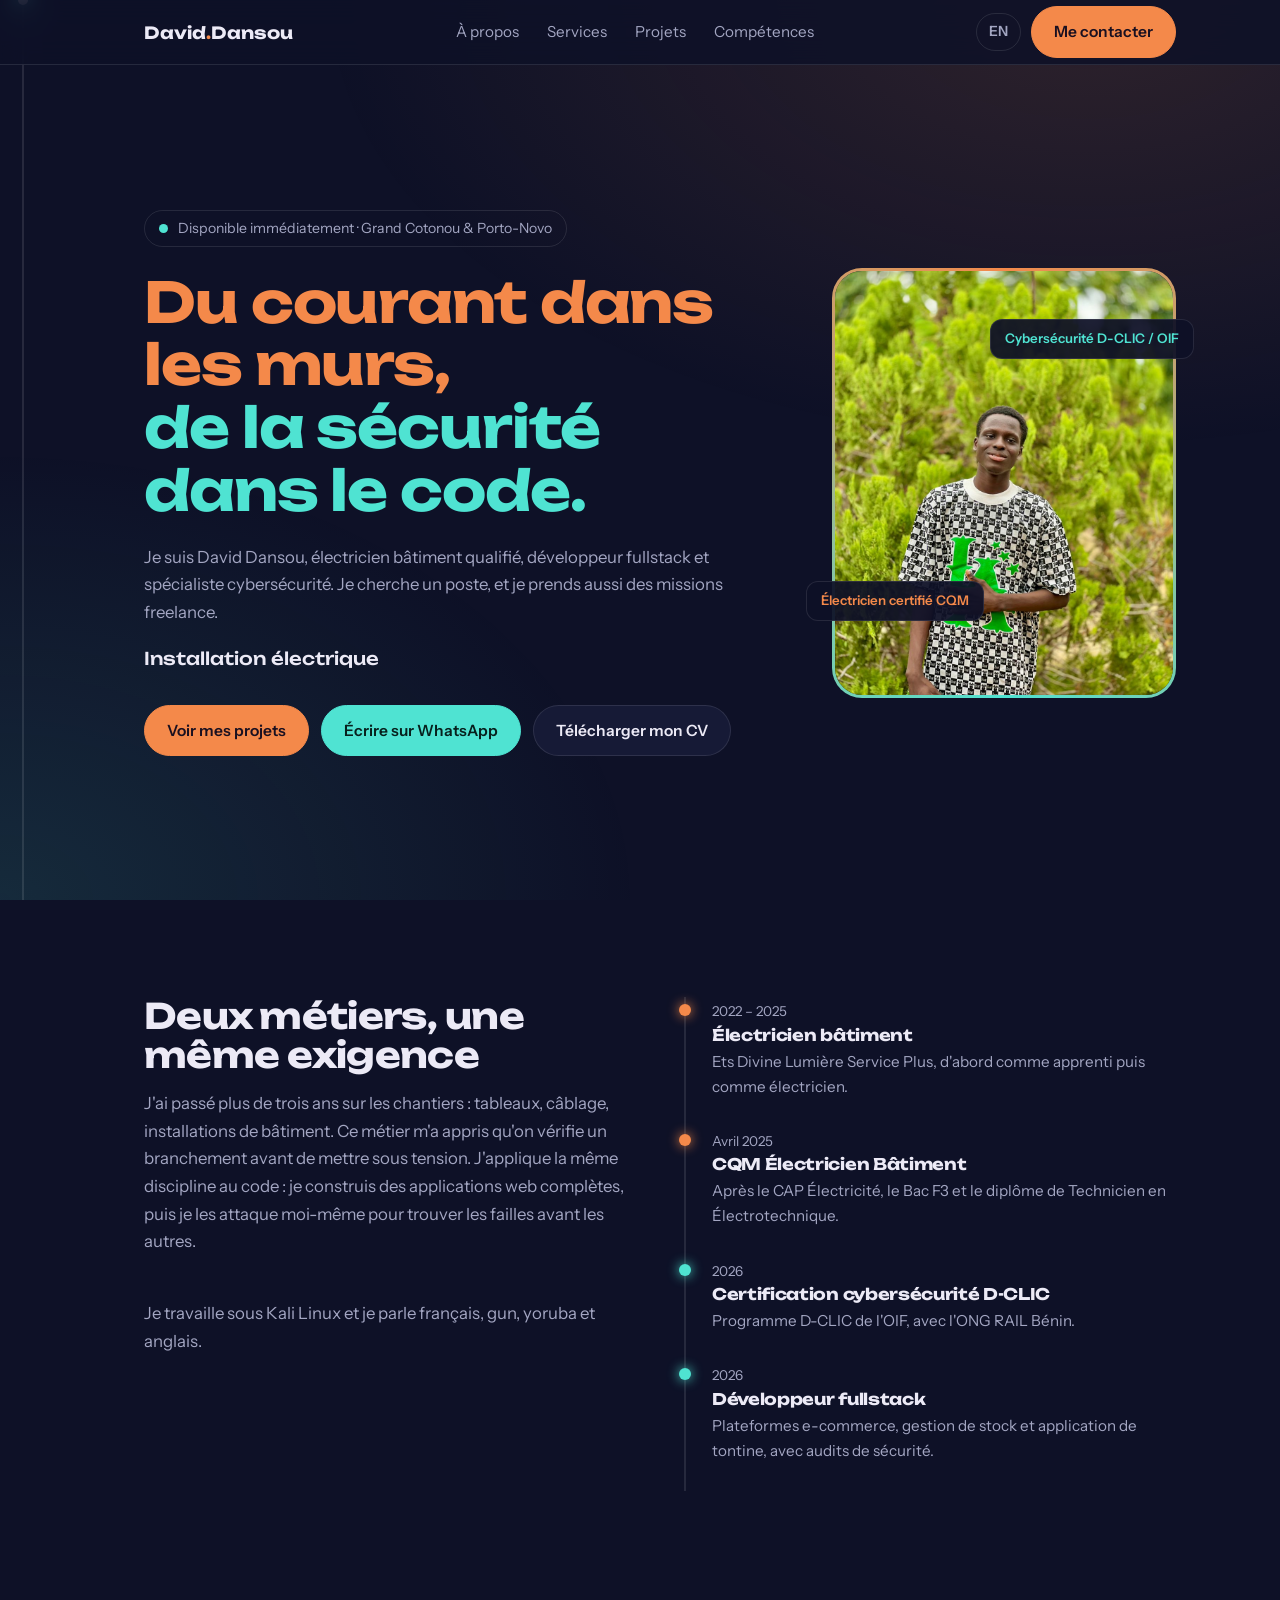
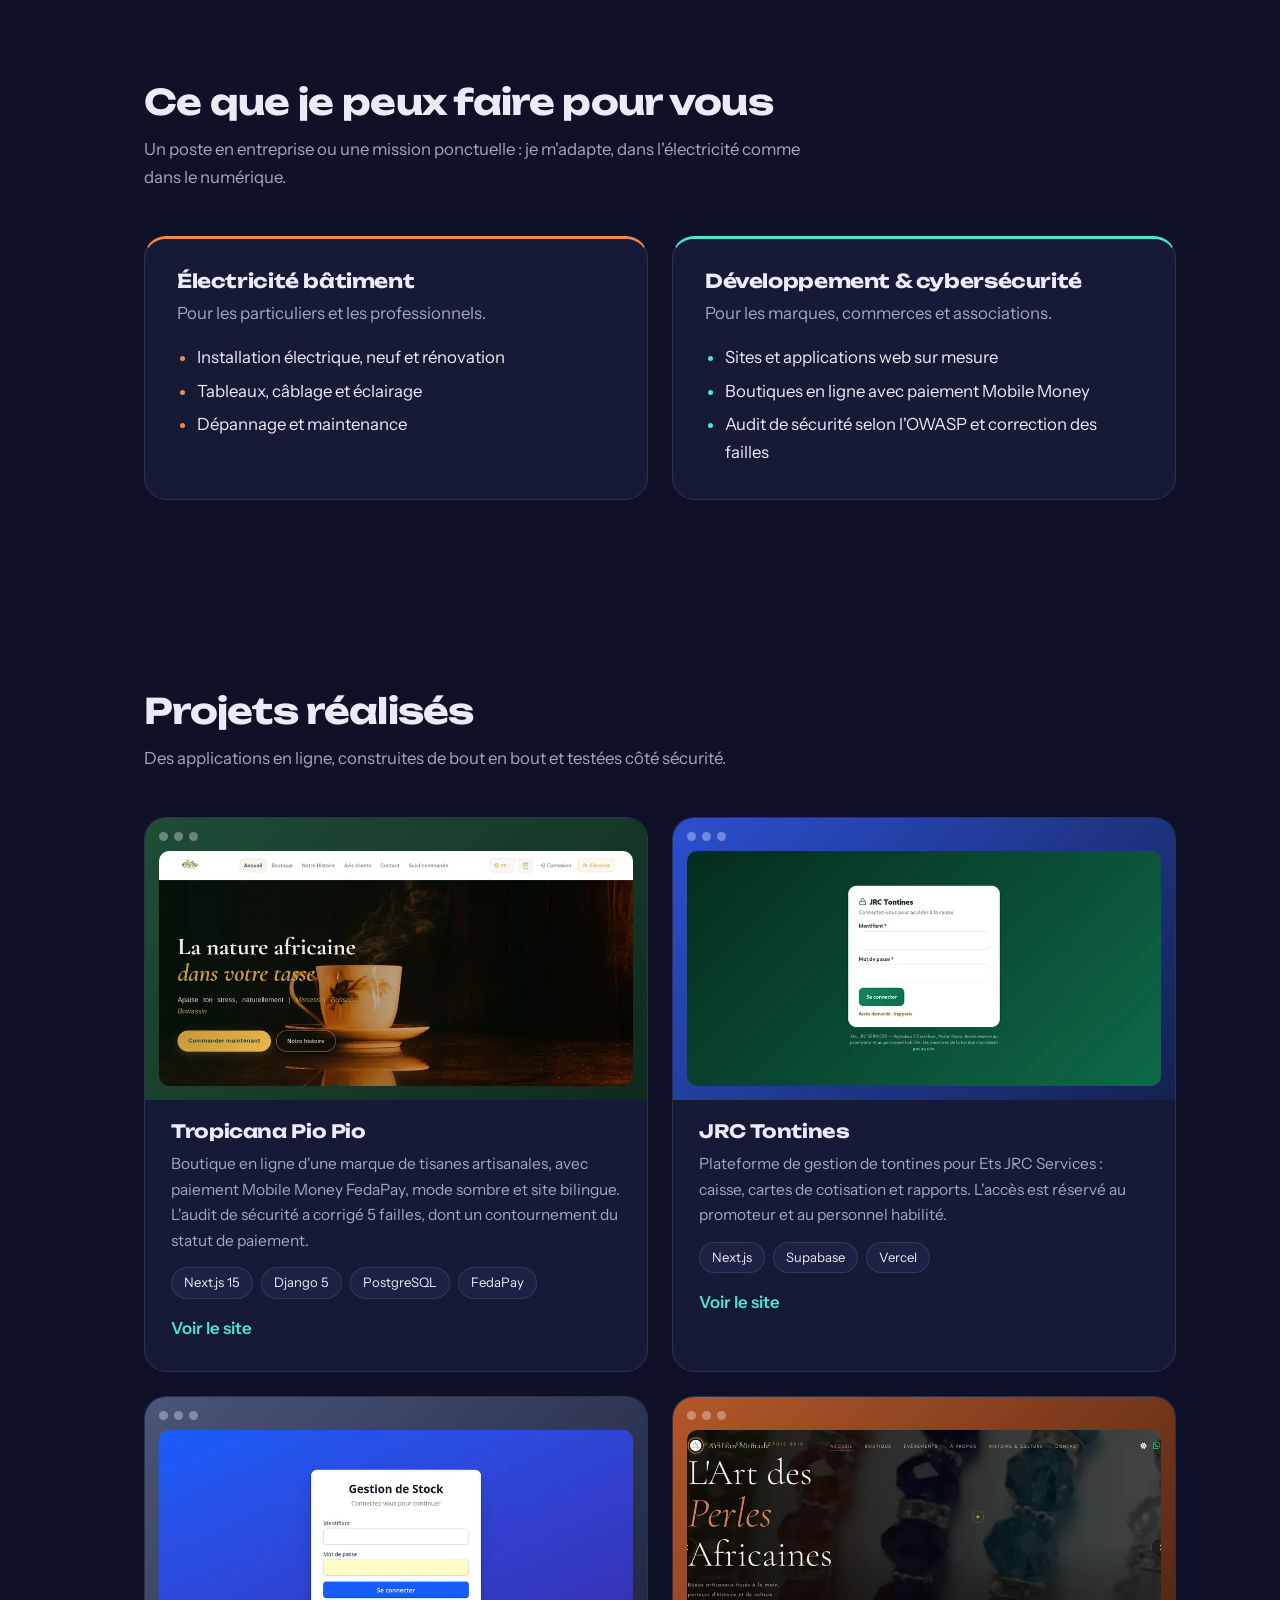
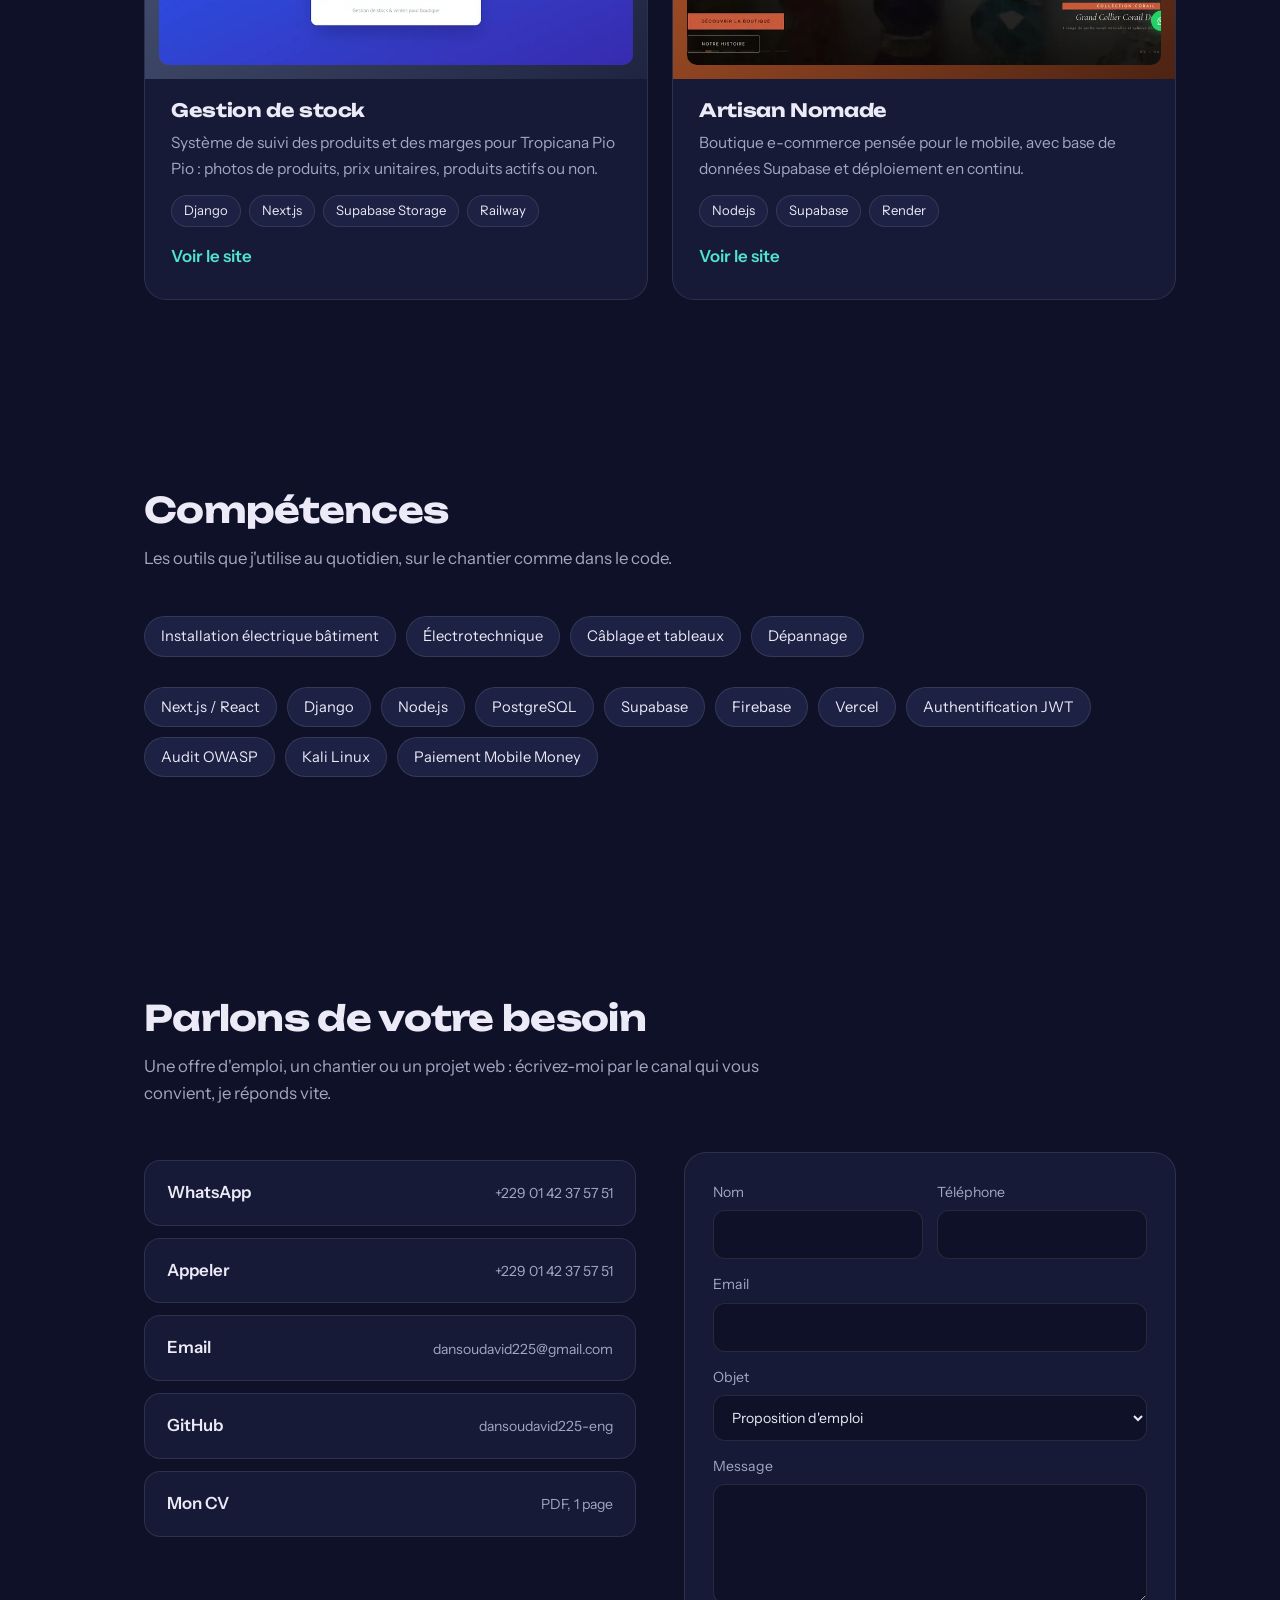
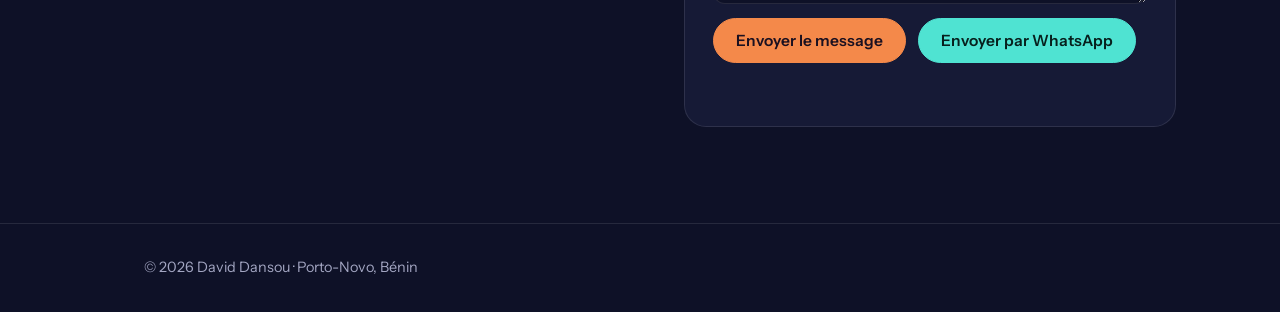
<file: index.html>
<!DOCTYPE html>
<html lang="fr">
<head>
<meta charset="UTF-8">
<meta name="viewport" content="width=device-width,initial-scale=1">
<title>David Dansou — Électricien, développeur fullstack & cybersécurité</title>
<meta name="description" content="David Dansou, électricien bâtiment qualifié, développeur fullstack et spécialiste cybersécurité à Porto-Novo (Bénin). Disponible pour un poste ou une mission freelance.">
<meta property="og:title" content="David Dansou — Électricité & cybersécurité">
<meta property="og:description" content="Du courant dans les murs, de la sécurité dans le code. Portfolio de David Dansou, Porto-Novo, Bénin.">
<meta property="og:type" content="website">
<meta property="og:url" content="https://david-dansou.vercel.app/">
<meta property="og:image" content="https://david-dansou.vercel.app/og.jpg">
<meta property="og:image:width" content="1200"><meta property="og:image:height" content="630">
<meta name="twitter:card" content="summary_large_image">
<meta name="theme-color" content="#0E1127">
<link rel="icon" href="data:image/svg+xml,%3Csvg xmlns='http://www.w3.org/2000/svg' viewBox='0 0 64 64'%3E%3Crect width='64' height='64' rx='14' fill='%230E1127'/%3E%3Cpath d='M36 8 18 36h12l-4 20 20-30H34z' fill='%23F4894A'/%3E%3C/svg%3E">
<link rel="alternate" hreflang="en" href="en.html"><link rel="alternate" hreflang="fr" href="index.html">
<link rel="preconnect" href="https://fonts.googleapis.com">
<link rel="preconnect" href="https://fonts.gstatic.com" crossorigin>
<link href="https://fonts.googleapis.com/css2?family=Unbounded:wght@500;700&family=Instrument+Sans:wght@400;500;600&display=swap" rel="stylesheet">
<style>
@property --a{syntax:'<angle>';initial-value:0deg;inherits:false}
:root{--ink:#0E1127;--panel:#161A36;--panel2:#1D2244;--line:#ffffff1a;--txt:#ECEAF6;--mute:#A3A6C2;--cu:#F4894A;--sig:#4FE3D2}
*{box-sizing:border-box;margin:0}
html{scroll-behavior:smooth}
body{background:var(--ink);color:var(--txt);font:400 1.05rem/1.65 'Instrument Sans',system-ui,sans-serif;overflow-x:hidden}
body::before{content:'';position:fixed;inset:0;z-index:-1;pointer-events:none;background:radial-gradient(60% 50% at 85% 0,#F4894A24,transparent),radial-gradient(50% 50% at 0 100%,#4FE3D21f,transparent)}
h1,h2,h3{font-family:Unbounded,sans-serif;line-height:1.12;letter-spacing:-.02em}
a{color:inherit;text-decoration:none}
:focus-visible{outline:2px solid var(--sig);outline-offset:3px}
.wire{position:fixed;left:22px;top:0;bottom:0;width:2px;background:var(--line);z-index:5}
.wire i{display:block;width:100%;height:0;position:relative;background:linear-gradient(var(--cu),var(--sig)) 0 0/100% 100vh;box-shadow:0 0 14px #F4894A88}
.wire i::after{content:'';position:absolute;left:-4px;bottom:-5px;width:10px;height:10px;border-radius:50%;background:#fff;box-shadow:0 0 16px 4px var(--sig)}
.w{max-width:1120px;margin:0 auto;padding:0 24px 0 64px}
header{position:sticky;top:0;z-index:10;background:#0E1127d9;backdrop-filter:blur(14px);border-bottom:1px solid var(--line)}
.nv{display:flex;align-items:center;justify-content:space-between;height:64px}
.logo{font:700 1.05rem Unbounded,sans-serif}.logo em{font-style:normal;color:var(--cu)}
.nv ul{display:flex;gap:28px;list-style:none;padding:0;font-size:.95rem;color:var(--mute)}
.nv ul a:hover{color:var(--txt)}
.btn{display:inline-flex;align-items:center;gap:8px;padding:12px 22px;border-radius:999px;font-weight:600;font-size:.97rem;border:1px solid var(--line);background:var(--panel);cursor:pointer;color:var(--txt);font-family:inherit;transition:transform .2s,background .2s}
.btn:hover{transform:translateY(-2px);background:var(--panel2)}
.btn.p{background:var(--cu);color:#1a1020;border-color:var(--cu)}.btn.p:hover{background:#ff9a5f}
.btn.s{background:var(--sig);color:#07201d;border-color:var(--sig)}.btn.s:hover{background:#7ff0e2}
.hero{min-height:calc(100svh - 64px);display:grid;grid-template-columns:1.3fr .7fr;gap:48px;align-items:center;padding:56px 0}
.pill{display:inline-flex;align-items:center;gap:10px;padding:6px 14px;border:1px solid var(--line);border-radius:999px;font-size:.88rem;color:var(--mute);margin-bottom:24px}
.pill b{width:9px;height:9px;border-radius:50%;background:var(--sig);animation:pulse 1.8s infinite}
@keyframes pulse{0%{box-shadow:0 0 0 0 #4FE3D299}100%{box-shadow:0 0 0 12px #4FE3D200}}
h1{font-size:clamp(2rem,4.5vw,3.5rem);margin-bottom:22px}
h1 .l1{color:var(--cu)}h1 .l2{color:var(--sig);display:block}
h1 span span{display:inline-block;opacity:0;transform:translateY(.55em);animation:up .7s cubic-bezier(.2,.8,.2,1) forwards;animation-delay:calc(var(--i)*70ms)}
@keyframes up{to{opacity:1;transform:none}}
.sub{color:var(--mute);max-width:56ch;margin-bottom:20px}
.role{font:500 1.1rem Unbounded,sans-serif;margin-bottom:30px;min-height:1.6em}
.role b{font-weight:500;display:inline-block;animation:swap .5s ease both}
@keyframes swap{from{opacity:0;transform:translateY(8px)}}
.cta{display:flex;flex-wrap:wrap;gap:12px}
.ph{position:relative;aspect-ratio:4/5;border-radius:30px;padding:3px;background:conic-gradient(from var(--a),var(--cu),var(--sig),var(--cu));animation:spin 7s linear infinite;max-width:360px;justify-self:center;width:100%}
@keyframes spin{to{--a:360deg}}
.pi{position:relative;width:100%;height:100%;border-radius:27px;overflow:hidden;background:var(--panel);display:grid;place-items:center}
.pi b{font:700 4rem Unbounded,sans-serif;color:var(--line)}
.pi img{position:absolute;inset:0;width:100%;height:100%;object-fit:cover}
.bd{position:absolute;padding:8px 14px;border-radius:12px;background:#0E1127ee;border:1px solid var(--line);font-size:.83rem;font-weight:600;animation:fl 5s ease-in-out infinite}
.bd.a{left:-26px;bottom:18%;color:var(--cu)}.bd.b{right:-18px;top:12%;color:var(--sig);animation-delay:-2.5s}
@keyframes fl{50%{transform:translateY(-9px)}}
section{padding:96px 0;scroll-margin-top:64px}
h2{font-size:clamp(1.55rem,3vw,2.2rem);margin-bottom:14px}
.lead{color:var(--mute);max-width:62ch;margin-bottom:44px}
.two{display:grid;grid-template-columns:1fr 1fr;gap:48px;align-items:start}
.tl{list-style:none;padding:0 0 0 26px;border-left:2px solid var(--line)}
.tl li{position:relative;padding-bottom:28px}
.tl li::before{content:'';position:absolute;left:-33px;top:7px;width:12px;height:12px;border-radius:50%;background:var(--cu);box-shadow:0 0 12px var(--cu)}
.tl li.c::before{background:var(--sig);box-shadow:0 0 12px var(--sig)}
.tl time{font-size:.85rem;color:var(--mute)}.tl h3{font-size:1rem;margin:2px 0 4px}.tl p{font-size:.95rem;color:var(--mute)}
.sv{padding:32px;border-radius:22px;background:var(--panel);border:1px solid var(--line)}
.sv.e{border-top:3px solid var(--cu)}.sv.d{border-top:3px solid var(--sig)}
.sv h3{font-size:1.2rem;margin-bottom:8px}.sv>p{color:var(--mute);margin-bottom:16px}
.sv ul{padding-left:20px;display:grid;gap:6px}
.sv.e li::marker{color:var(--cu)}.sv.d li::marker{color:var(--sig)}
.grid{display:grid;grid-template-columns:1fr 1fr;gap:24px}
.card{border-radius:22px;background:var(--panel);border:1px solid var(--line);overflow:hidden;transition:transform .15s,border-color .3s;transform-style:preserve-3d;will-change:transform}
.card:hover{border-color:#ffffff40}
.mock{aspect-ratio:16/9;padding:14px;display:flex;flex-direction:column;gap:10px}
.mock i{display:flex;gap:6px}.mock i s{width:9px;height:9px;border-radius:50%;background:#ffffff55}
.mock div{flex:1;border-radius:10px;background:linear-gradient(135deg,#ffffff22,#ffffff08);position:relative;overflow:hidden}
.mock div img{position:absolute;inset:0;width:100%;height:100%;object-fit:cover;object-position:top}
.mock div::after{content:'';position:absolute;inset:0;background:linear-gradient(100deg,transparent 30%,#ffffff2e 50%,transparent 70%);transform:translateX(-100%);animation:sh 4s infinite}
@keyframes sh{60%,100%{transform:translateX(100%)}}
.m1{background:linear-gradient(135deg,#1f4d36,#0f2a1e)}.m2{background:linear-gradient(135deg,#2c4fd0,#14224f)}.m3{background:linear-gradient(135deg,#4a5577,#1f2540)}.m4{background:linear-gradient(135deg,#b4572a,#4d2312)}
.cb{padding:22px 26px 28px}.cb h3{font-size:1.15rem;margin-bottom:8px}.cb p{color:var(--mute);font-size:.97rem;margin-bottom:14px}
.tags{display:flex;flex-wrap:wrap;gap:8px}
.tags span,.chips span{padding:4px 12px;border-radius:999px;font-size:.82rem;background:var(--panel2);border:1px solid var(--line)}
.cb a{display:inline-block;margin-top:16px;color:var(--sig);font-weight:600}
.chips{display:flex;flex-wrap:wrap;gap:10px;margin:14px 0 30px}
.chips span{font-size:.92rem;padding:7px 16px;transition:.2s}
.chips.e span:hover{border-color:var(--cu);color:var(--cu)}.chips.d span:hover{border-color:var(--sig);color:var(--sig)}
.ct{display:grid;gap:12px;margin-top:8px}
.ct a{display:flex;align-items:center;justify-content:space-between;padding:18px 22px;border-radius:16px;background:var(--panel);border:1px solid var(--line);font-weight:600;transition:.2s}
.ct a:hover{border-color:var(--sig);transform:translateX(6px)}.ct a small{font-weight:400;color:var(--mute)}
form{display:grid;gap:14px;padding:28px;border-radius:22px;background:var(--panel);border:1px solid var(--line)}
label{display:grid;gap:6px;font-size:.88rem;color:var(--mute)}
input,select,textarea{font:inherit;color:var(--txt);background:var(--ink);border:1px solid var(--line);border-radius:12px;padding:12px 14px;width:100%}
input:focus,select:focus,textarea:focus{outline:none;border-color:var(--sig)}
textarea{min-height:120px;resize:vertical}.lg{font-weight:600;font-size:.88rem;padding:6px 12px;border:1px solid var(--line);border-radius:999px;color:var(--mute)}.lg:hover{color:var(--txt)}.nr{display:flex;gap:10px;align-items:center}
.hp{position:absolute;left:-9999px}
.row{display:grid;grid-template-columns:1fr 1fr;gap:14px}
#fm{min-height:1.4em;font-size:.93rem}#fm.ok{color:var(--sig)}#fm.err{color:#ff8f8f}
footer{border-top:1px solid var(--line);padding:32px 0;color:var(--mute);font-size:.9rem}
.rv{opacity:0;transform:translateY(24px);transition:opacity .7s,transform .7s}.rv.in{opacity:1;transform:none}
@media(max-width:860px){.hero,.two,.grid,.row{grid-template-columns:1fr}.hero{padding-top:32px}.nv ul{display:none}.ph{max-width:280px}}
@media(max-width:760px){.w{padding:0 20px 0 44px}.wire{left:14px}section{padding:72px 0}.bd.a{left:-14px}.bd.b{right:-8px}}
@media(prefers-reduced-motion:reduce){*,*::before,*::after{animation:none!important;transition:none!important}h1 span span,.rv{opacity:1;transform:none}html{scroll-behavior:auto}}
</style>
</head>
<body>
<div class="wire" aria-hidden="true"><i id="wf"></i></div>
<header><div class="w nv">
  <a class="logo" href="#top">David<em>.</em>Dansou</a>
  <ul><li><a href="#apropos">À propos</a></li><li><a href="#services">Services</a></li><li><a href="#projets">Projets</a></li><li><a href="#competences">Compétences</a></li></ul>
  <div class="nr"><a class="lg" href="en.html" hreflang="en">EN</a><a class="btn p" href="#contact">Me contacter</a></div>
</div></header>

<main id="top">
<div class="w">
  <div class="hero">
    <div>
      <div class="pill"><b></b>Disponible immédiatement · Grand Cotonou & Porto-Novo</div>
      <h1 id="h1"><span class="l1">Du courant dans les murs,</span><span class="l2">de la sécurité dans le code.</span></h1>
      <p class="sub">Je suis David Dansou, électricien bâtiment qualifié, développeur fullstack et spécialiste cybersécurité. Je cherche un poste, et je prends aussi des missions freelance.</p>
      <p class="role" aria-live="off"><b id="role">Installation électrique</b></p>
      <div class="cta"><a class="btn p" href="#projets">Voir mes projets</a><a class="btn s" href="https://wa.me/2290142375751" target="_blank" rel="noopener">Écrire sur WhatsApp</a><a class="btn" href="CV_David_Dansou.pdf" download>Télécharger mon CV</a></div>
    </div>
    <div class="ph">
      <div class="pi"><b>DD</b><img src="david.jpg" alt="Portrait de David Dansou" onerror="this.remove()"></div>
      <span class="bd a">Électricien certifié CQM</span><span class="bd b">Cybersécurité D-CLIC / OIF</span>
    </div>
  </div>

  <section id="apropos">
    <div class="two">
      <div>
        <h2>Deux métiers, une même exigence</h2>
        <p class="lead">J'ai passé plus de trois ans sur les chantiers : tableaux, câblage, installations de bâtiment. Ce métier m'a appris qu'on vérifie un branchement avant de mettre sous tension. J'applique la même discipline au code : je construis des applications web complètes, puis je les attaque moi-même pour trouver les failles avant les autres.</p>
        <p class="lead">Je travaille sous Kali Linux et je parle français, gun, yoruba et anglais.</p>
      </div>
      <ul class="tl">
        <li><time>2022 – 2025</time><h3>Électricien bâtiment</h3><p>Ets Divine Lumière Service Plus, d'abord comme apprenti puis comme électricien.</p></li>
        <li><time>Avril 2025</time><h3>CQM Électricien Bâtiment</h3><p>Après le CAP Électricité, le Bac F3 et le diplôme de Technicien en Électrotechnique.</p></li>
        <li class="c"><time>2026</time><h3>Certification cybersécurité D-CLIC</h3><p>Programme D-CLIC de l'OIF, avec l'ONG RAIL Bénin.</p></li>
        <li class="c"><time>2026</time><h3>Développeur fullstack</h3><p>Plateformes e-commerce, gestion de stock et application de tontine, avec audits de sécurité.</p></li>
      </ul>
    </div>
  </section>

  <section id="services">
    <h2>Ce que je peux faire pour vous</h2>
    <p class="lead">Un poste en entreprise ou une mission ponctuelle : je m'adapte, dans l'électricité comme dans le numérique.</p>
    <div class="grid">
      <div class="sv e rv"><h3>Électricité bâtiment</h3><p>Pour les particuliers et les professionnels.</p><ul><li>Installation électrique, neuf et rénovation</li><li>Tableaux, câblage et éclairage</li><li>Dépannage et maintenance</li></ul></div>
      <div class="sv d rv"><h3>Développement & cybersécurité</h3><p>Pour les marques, commerces et associations.</p><ul><li>Sites et applications web sur mesure</li><li>Boutiques en ligne avec paiement Mobile Money</li><li>Audit de sécurité selon l'OWASP et correction des failles</li></ul></div>
    </div>
  </section>

  <section id="projets">
    <h2>Projets réalisés</h2>
    <p class="lead">Des applications en ligne, construites de bout en bout et testées côté sécurité.</p>
    <div class="grid">
      <article class="card rv"><div class="mock m1"><i><s></s><s></s><s></s></i><div><img src="img/tropicana.webp" alt="Page d'accueil du site Tropicana Pio Pio" loading="lazy"></div></div><div class="cb"><h3>Tropicana Pio Pio</h3><p>Boutique en ligne d'une marque de tisanes artisanales, avec paiement Mobile Money FedaPay, mode sombre et site bilingue. L'audit de sécurité a corrigé 5 failles, dont un contournement du statut de paiement.</p><div class="tags"><span>Next.js 15</span><span>Django 5</span><span>PostgreSQL</span><span>FedaPay</span></div><a href="https://tropicana-frontend.vercel.app" target="_blank" rel="noopener">Voir le site</a></div></article>
      <article class="card rv"><div class="mock m2"><i><s></s><s></s><s></s></i><div><img src="img/jrc-tontines.webp" alt="Page de connexion de JRC Tontines" loading="lazy"></div></div><div class="cb"><h3>JRC Tontines</h3><p>Plateforme de gestion de tontines pour Ets JRC Services : caisse, cartes de cotisation et rapports. L'accès est réservé au promoteur et au personnel habilité.</p><div class="tags"><span>Next.js</span><span>Supabase</span><span>Vercel</span></div><a href="https://jrc-tontines.vercel.app" target="_blank" rel="noopener">Voir le site</a></div></article>
      <article class="card rv"><div class="mock m3"><i><s></s><s></s><s></s></i><div><img src="img/gestion-stock.webp" alt="Page de connexion de Gestion de stock" loading="lazy"></div></div><div class="cb"><h3>Gestion de stock</h3><p>Système de suivi des produits et des marges pour Tropicana Pio Pio : photos de produits, prix unitaires, produits actifs ou non.</p><div class="tags"><span>Django</span><span>Next.js</span><span>Supabase Storage</span><span>Railway</span></div><a href="https://gestion-stock-blush-eight.vercel.app" target="_blank" rel="noopener">Voir le site</a></div></article>
      <article class="card rv"><div class="mock m4"><i><s></s><s></s><s></s></i><div><img src="img/artisan-nomade.webp" alt="Page d'accueil du site Artisan Nomade" loading="lazy"></div></div><div class="cb"><h3>Artisan Nomade</h3><p>Boutique e-commerce pensée pour le mobile, avec base de données Supabase et déploiement en continu.</p><div class="tags"><span>Node.js</span><span>Supabase</span><span>Render</span></div><a href="https://artisan-nomade.vercel.app" target="_blank" rel="noopener">Voir le site</a></div></article>
    </div>
  </section>

  <section id="competences">
    <h2>Compétences</h2>
    <p class="lead">Les outils que j'utilise au quotidien, sur le chantier comme dans le code.</p>
    <div class="chips e"><span>Installation électrique bâtiment</span><span>Électrotechnique</span><span>Câblage et tableaux</span><span>Dépannage</span></div>
    <div class="chips d"><span>Next.js / React</span><span>Django</span><span>Node.js</span><span>PostgreSQL</span><span>Supabase</span><span>Firebase</span><span>Vercel</span><span>Authentification JWT</span><span>Audit OWASP</span><span>Kali Linux</span><span>Paiement Mobile Money</span></div>
  </section>

  <section id="contact">
    <h2>Parlons de votre besoin</h2>
    <p class="lead">Une offre d'emploi, un chantier ou un projet web : écrivez-moi par le canal qui vous convient, je réponds vite.</p>
    <div class="two">
      <div class="ct">
        <a href="https://wa.me/2290142375751" target="_blank" rel="noopener">WhatsApp <small>+229 01 42 37 57 51</small></a>
        <a href="tel:+2290142375751">Appeler <small>+229 01 42 37 57 51</small></a>
        <a href="mailto:dansoudavid225@gmail.com">Email <small>dansoudavid225@gmail.com</small></a>
        <a href="https://github.com/dansoudavid225-eng" target="_blank" rel="noopener">GitHub <small>dansoudavid225-eng</small></a>
        <a href="CV_David_Dansou.pdf" download>Mon CV <small>PDF, 1 page</small></a>
      </div>
      <form id="f" novalidate>
        <input class="hp" name="website" tabindex="-1" autocomplete="off" aria-hidden="true">
        <div class="row"><label>Nom<input name="name" required autocomplete="name"></label><label>Téléphone<input name="phone" type="tel" autocomplete="tel"></label></div>
        <label>Email<input name="email" type="email" required autocomplete="email"></label>
        <label>Objet<select name="service"><option>Proposition d'emploi</option><option>Installation ou dépannage électrique</option><option>Site ou application web</option><option>Audit de sécurité</option><option>Autre</option></select></label>
        <label>Message<textarea name="message" required></textarea></label>
        <div class="cta"><button class="btn p" type="submit" id="sb">Envoyer le message</button><button class="btn s" type="button" id="wb">Envoyer par WhatsApp</button></div>
        <p id="fm" role="status"></p>
      </form>
    </div>
  </section>
</div>
</main>
<footer><div class="w">© 2026 David Dansou · Porto-Novo, Bénin</div></footer>

<script>
const $=s=>document.querySelector(s),RM=matchMedia('(prefers-reduced-motion:reduce)').matches;
// Fil électrique : se remplit avec le scroll
const wf=$('#wf');
const prog=()=>{const h=document.documentElement;wf.style.height=Math.min(100,scrollY/Math.max(1,h.scrollHeight-innerHeight)*100)+'%'};
addEventListener('scroll',prog,{passive:true});prog();
// Titre : entrée mot par mot
document.querySelectorAll('#h1 span').forEach(l=>{let i=+(l.classList.contains('l2'))*5;l.innerHTML=l.textContent.split(' ').map(w=>`<span style="--i:${i++}">${w}</span>`).join(' ')});
// Rôles qui défilent
const roles=['Installation électrique','Développement fullstack','Audit de sécurité','Dépannage et maintenance'],rl=$('#role');let ri=0;
if(!RM)setInterval(()=>{ri=(ri+1)%roles.length;rl.style.animation='none';rl.offsetWidth;rl.textContent=roles[ri];rl.style.animation=''},2400);
// Apparition douce des blocs
const io=new IntersectionObserver(es=>es.forEach(e=>{if(e.isIntersecting){e.target.classList.add('in');io.unobserve(e.target)}}),{threshold:.15});
document.querySelectorAll('.rv').forEach((el,i)=>{el.style.transitionDelay=(i%2)*90+'ms';io.observe(el)});
// Inclinaison 3D des cartes projet
if(!RM&&matchMedia('(hover:hover)').matches)document.querySelectorAll('.card').forEach(c=>{
  c.addEventListener('pointermove',e=>{const r=c.getBoundingClientRect(),x=(e.clientX-r.left)/r.width-.5,y=(e.clientY-r.top)/r.height-.5;c.style.transform=`perspective(900px) rotateX(${-y*6}deg) rotateY(${x*7}deg) translateY(-4px)`});
  c.addEventListener('pointerleave',()=>c.style.transform='')});
// Formulaire
const f=$('#f'),fm=$('#fm'),say=(t,m)=>{fm.className=t;fm.textContent=m};
const read=()=>Object.fromEntries(new FormData(f));
const valid=d=>d.name.trim()&&/^[^\s@]+@[^\s@]+\.[^\s@]+$/.test(d.email)&&d.message.trim();
f.addEventListener('submit',async e=>{
  e.preventDefault();const d=read();if(d.website)return;
  if(!valid(d))return say('err','Indiquez votre nom, un email valide et votre message.');
  const b=$('#sb');b.disabled=true;say('','Envoi en cours…');
  try{
    const r=await fetch('https://api.emailjs.com/api/v1.0/email/send',{method:'POST',headers:{'Content-Type':'application/json'},body:JSON.stringify({service_id:'service_c99szoa',template_id:'template_5boek87',user_id:'f2qKo6xDM68wIuqvS',template_params:{from_name:d.name,phone:d.phone,reply_to:d.email,service:d.service,message:d.message,date_envoi:new Date().toLocaleString('fr-FR')}})});
    if(!r.ok)throw 0;say('ok','Message envoyé. Je vous réponds rapidement.');f.reset();
  }catch{say('err','L\'envoi a échoué. Utilisez le bouton WhatsApp ou écrivez à dansoudavid225@gmail.com.')}
  b.disabled=false;
});
$('#wb').addEventListener('click',()=>{
  const d=read();if(!d.message.trim())return say('err','Écrivez votre message avant de l\'envoyer sur WhatsApp.');
  const t=`Bonjour David, c'est ${d.name||'un visiteur du portfolio'}.\nObjet : ${d.service}\n${d.message}${d.phone?'\nMon numéro : '+d.phone:''}`;
  open('https://wa.me/2290142375751?text='+encodeURIComponent(t),'_blank','noopener');
});
</script>
</body>
</html>
</file>
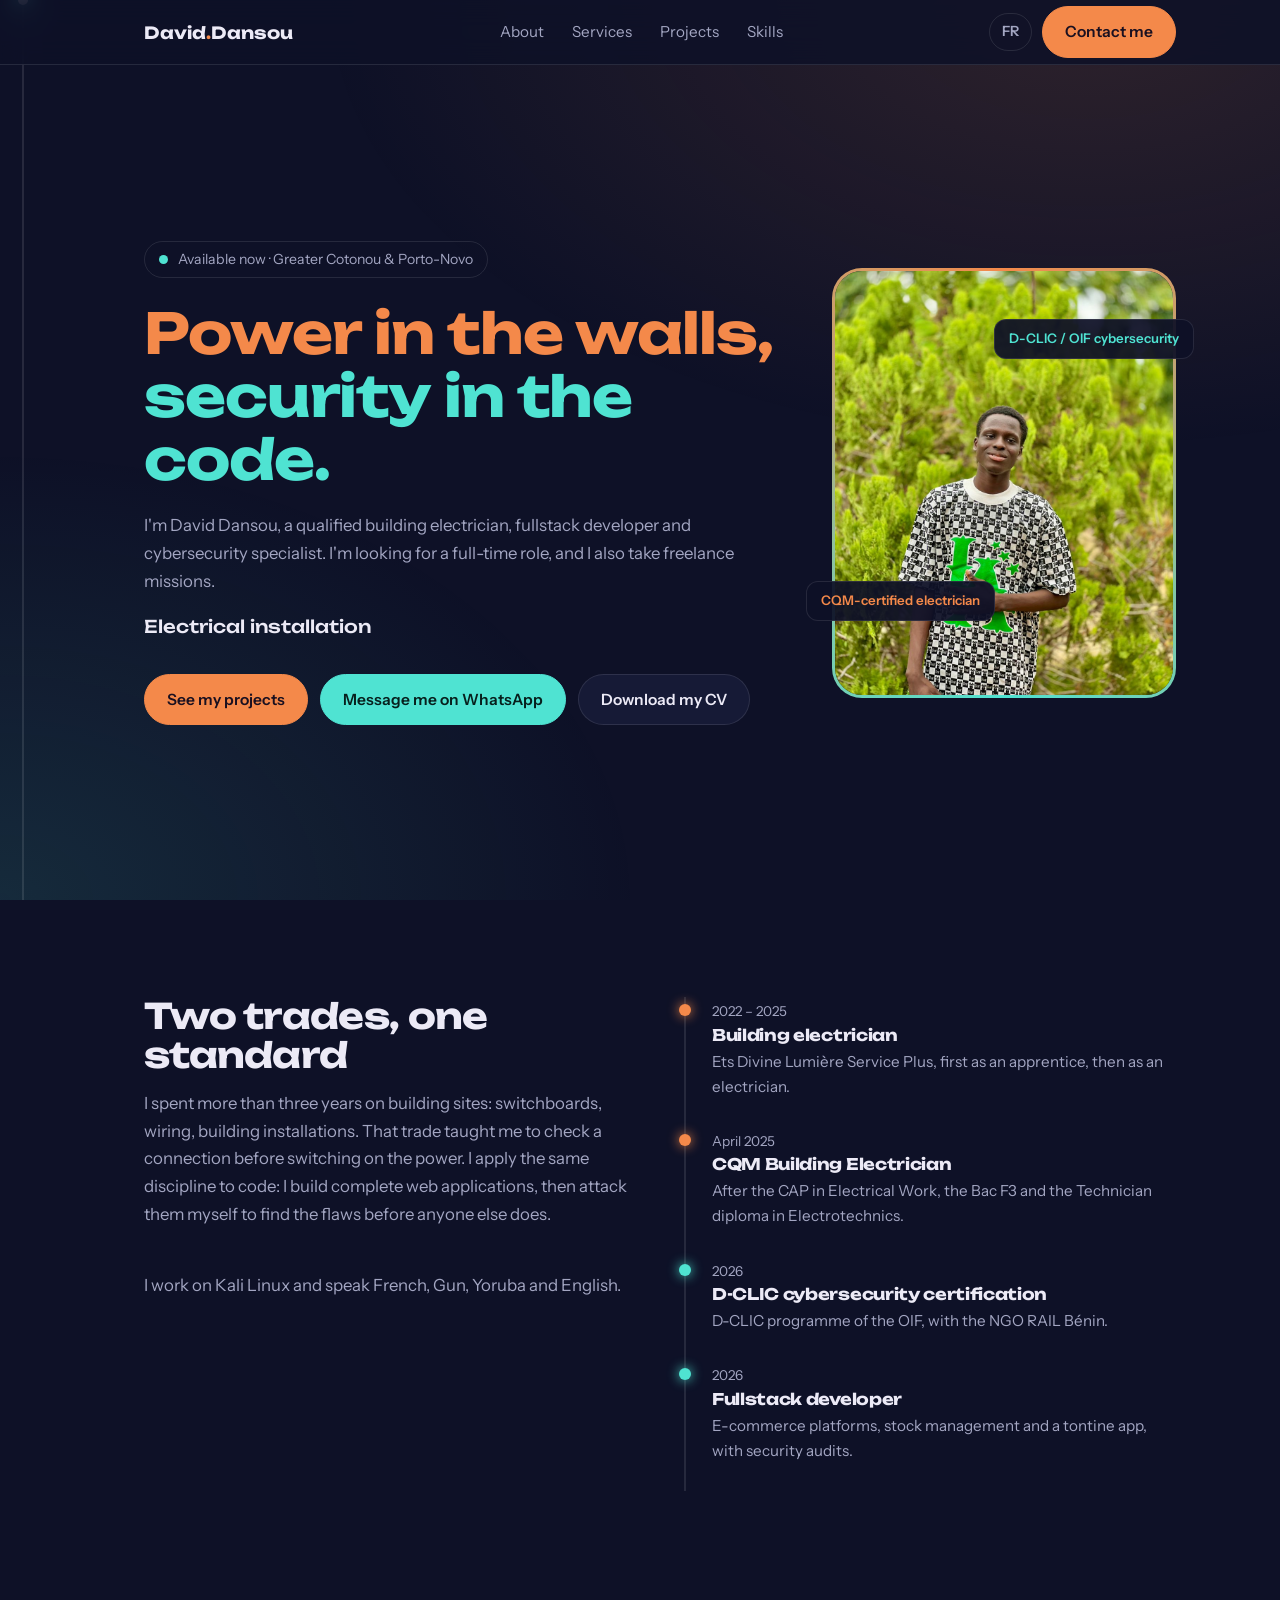
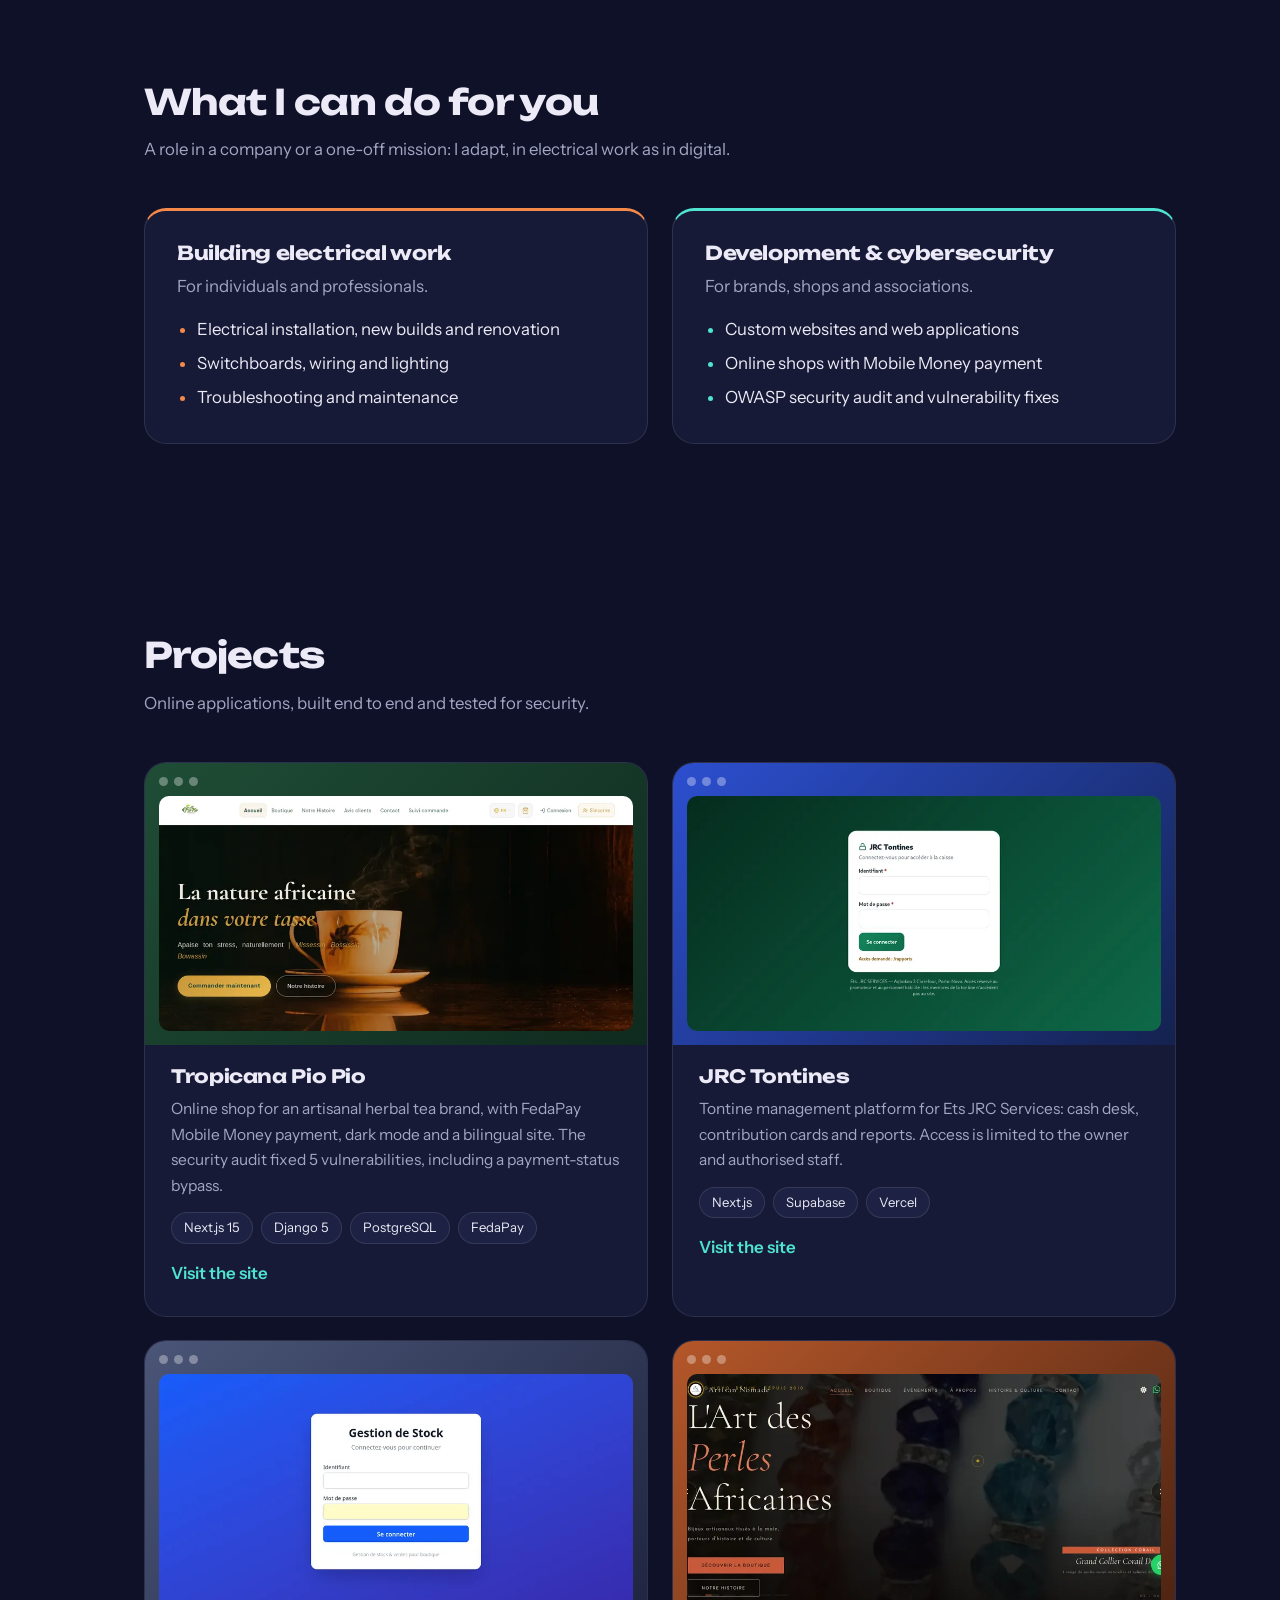
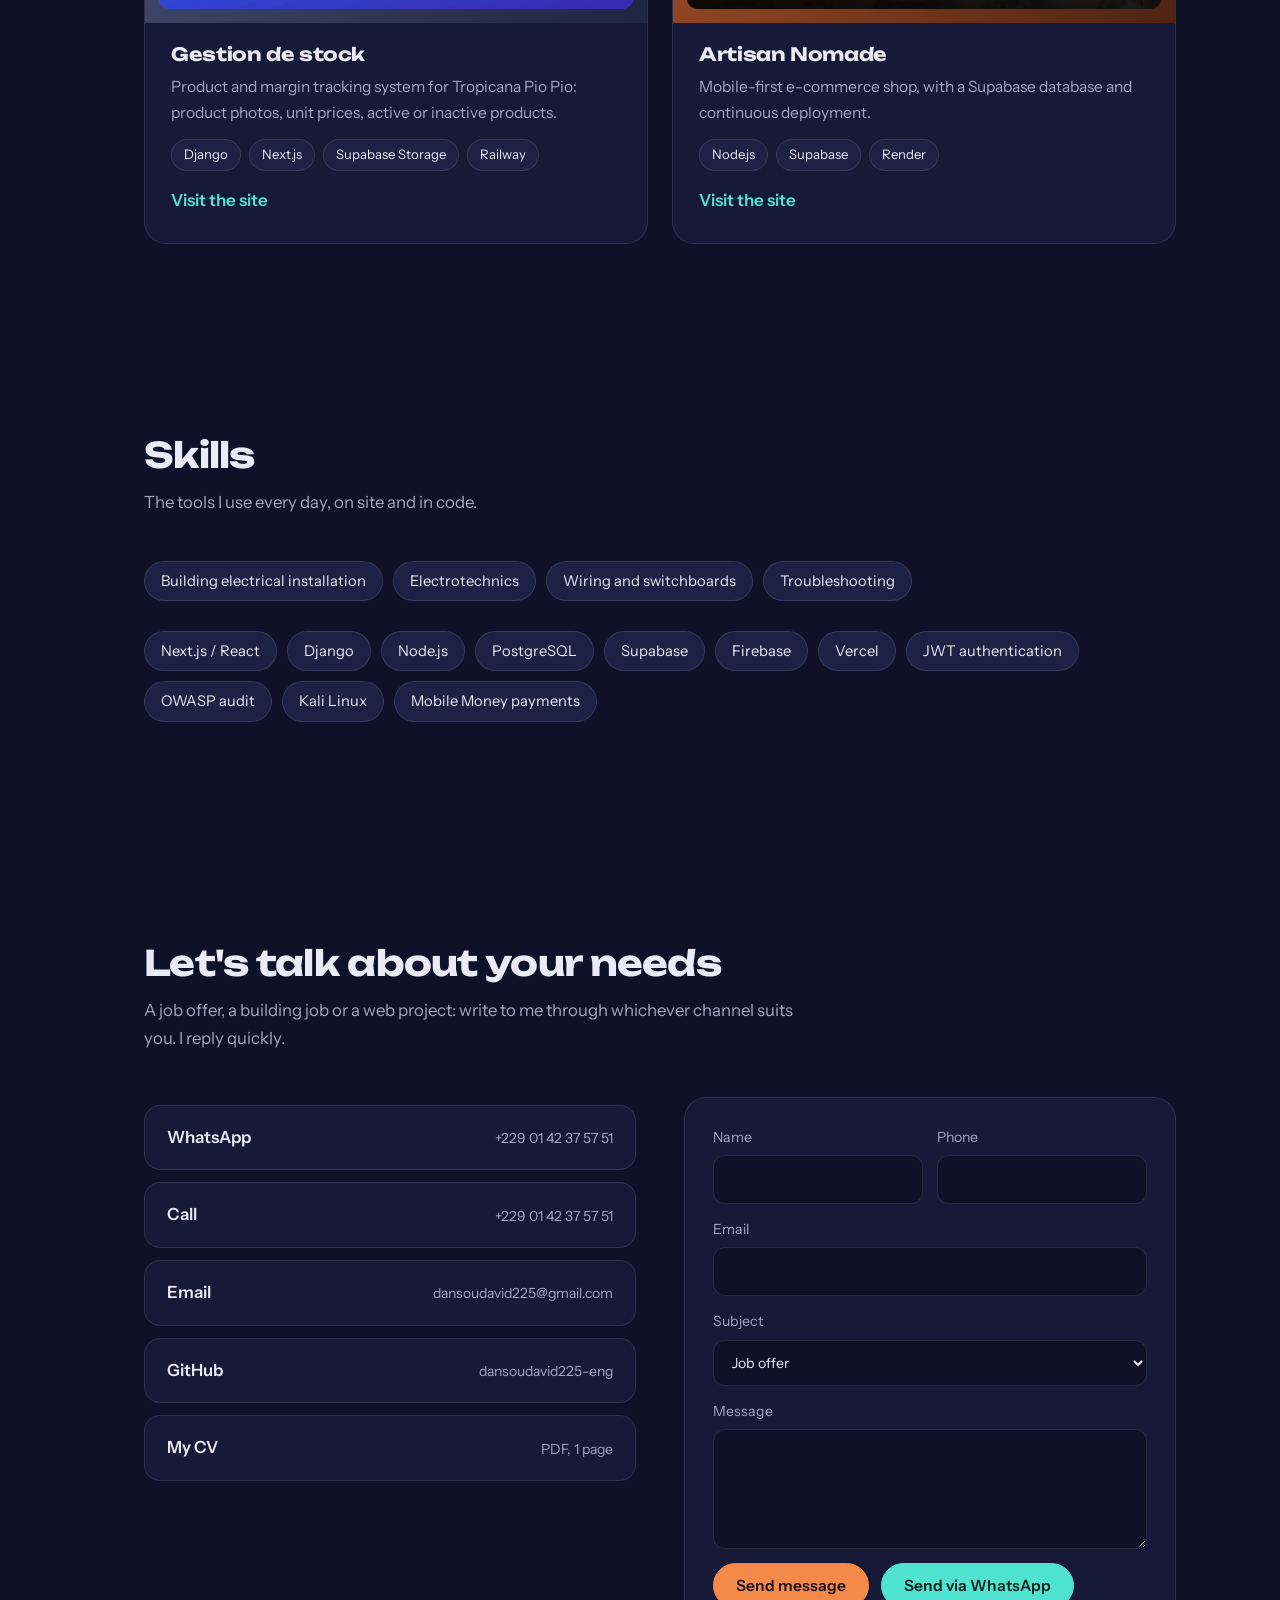
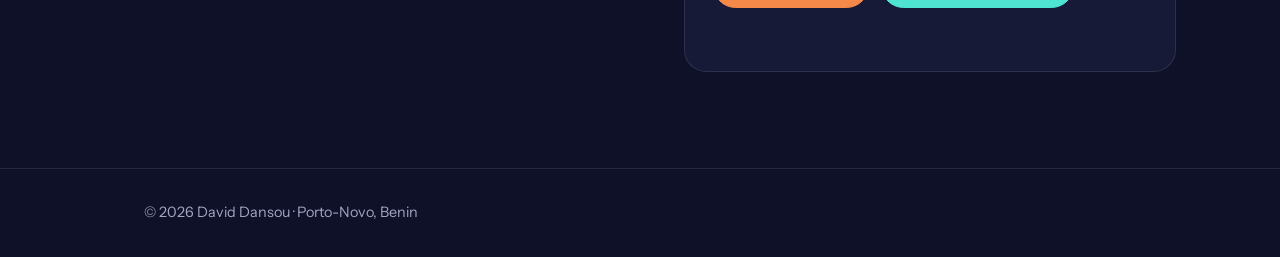
<file: en.html>
<!DOCTYPE html>
<html lang="en">
<head>
<meta charset="UTF-8">
<meta name="viewport" content="width=device-width,initial-scale=1">
<title>David Dansou — Electrician, fullstack developer & cybersecurity</title>
<meta name="description" content="David Dansou, qualified building electrician, fullstack developer and cybersecurity specialist in Porto-Novo (Benin). Available for a job or freelance missions.">
<meta property="og:title" content="David Dansou — Electrical work & cybersecurity">
<meta property="og:description" content="Power in the walls, security in the code. Portfolio of David Dansou, Porto-Novo, Benin.">
<meta property="og:type" content="website">
<meta property="og:url" content="https://david-dansou.vercel.app/en.html">
<meta property="og:image" content="https://david-dansou.vercel.app/og-en.jpg">
<meta property="og:image:width" content="1200"><meta property="og:image:height" content="630">
<meta name="twitter:card" content="summary_large_image">
<meta name="theme-color" content="#0E1127">
<link rel="icon" href="data:image/svg+xml,%3Csvg xmlns='http://www.w3.org/2000/svg' viewBox='0 0 64 64'%3E%3Crect width='64' height='64' rx='14' fill='%230E1127'/%3E%3Cpath d='M36 8 18 36h12l-4 20 20-30H34z' fill='%23F4894A'/%3E%3C/svg%3E">
<link rel="alternate" hreflang="en" href="en.html"><link rel="alternate" hreflang="fr" href="index.html">
<link rel="preconnect" href="https://fonts.googleapis.com">
<link rel="preconnect" href="https://fonts.gstatic.com" crossorigin>
<link href="https://fonts.googleapis.com/css2?family=Unbounded:wght@500;700&family=Instrument+Sans:wght@400;500;600&display=swap" rel="stylesheet">
<style>
@property --a{syntax:'<angle>';initial-value:0deg;inherits:false}
:root{--ink:#0E1127;--panel:#161A36;--panel2:#1D2244;--line:#ffffff1a;--txt:#ECEAF6;--mute:#A3A6C2;--cu:#F4894A;--sig:#4FE3D2}
*{box-sizing:border-box;margin:0}
html{scroll-behavior:smooth}
body{background:var(--ink);color:var(--txt);font:400 1.05rem/1.65 'Instrument Sans',system-ui,sans-serif;overflow-x:hidden}
body::before{content:'';position:fixed;inset:0;z-index:-1;pointer-events:none;background:radial-gradient(60% 50% at 85% 0,#F4894A24,transparent),radial-gradient(50% 50% at 0 100%,#4FE3D21f,transparent)}
h1,h2,h3{font-family:Unbounded,sans-serif;line-height:1.12;letter-spacing:-.02em}
a{color:inherit;text-decoration:none}
:focus-visible{outline:2px solid var(--sig);outline-offset:3px}
.wire{position:fixed;left:22px;top:0;bottom:0;width:2px;background:var(--line);z-index:5}
.wire i{display:block;width:100%;height:0;position:relative;background:linear-gradient(var(--cu),var(--sig)) 0 0/100% 100vh;box-shadow:0 0 14px #F4894A88}
.wire i::after{content:'';position:absolute;left:-4px;bottom:-5px;width:10px;height:10px;border-radius:50%;background:#fff;box-shadow:0 0 16px 4px var(--sig)}
.w{max-width:1120px;margin:0 auto;padding:0 24px 0 64px}
header{position:sticky;top:0;z-index:10;background:#0E1127d9;backdrop-filter:blur(14px);border-bottom:1px solid var(--line)}
.nv{display:flex;align-items:center;justify-content:space-between;height:64px}
.logo{font:700 1.05rem Unbounded,sans-serif}.logo em{font-style:normal;color:var(--cu)}
.nv ul{display:flex;gap:28px;list-style:none;padding:0;font-size:.95rem;color:var(--mute)}
.nv ul a:hover{color:var(--txt)}
.btn{display:inline-flex;align-items:center;gap:8px;padding:12px 22px;border-radius:999px;font-weight:600;font-size:.97rem;border:1px solid var(--line);background:var(--panel);cursor:pointer;color:var(--txt);font-family:inherit;transition:transform .2s,background .2s}
.btn:hover{transform:translateY(-2px);background:var(--panel2)}
.btn.p{background:var(--cu);color:#1a1020;border-color:var(--cu)}.btn.p:hover{background:#ff9a5f}
.btn.s{background:var(--sig);color:#07201d;border-color:var(--sig)}.btn.s:hover{background:#7ff0e2}
.hero{min-height:calc(100svh - 64px);display:grid;grid-template-columns:1.3fr .7fr;gap:48px;align-items:center;padding:56px 0}
.pill{display:inline-flex;align-items:center;gap:10px;padding:6px 14px;border:1px solid var(--line);border-radius:999px;font-size:.88rem;color:var(--mute);margin-bottom:24px}
.pill b{width:9px;height:9px;border-radius:50%;background:var(--sig);animation:pulse 1.8s infinite}
@keyframes pulse{0%{box-shadow:0 0 0 0 #4FE3D299}100%{box-shadow:0 0 0 12px #4FE3D200}}
h1{font-size:clamp(2rem,4.5vw,3.5rem);margin-bottom:22px}
h1 .l1{color:var(--cu)}h1 .l2{color:var(--sig);display:block}
h1 span span{display:inline-block;opacity:0;transform:translateY(.55em);animation:up .7s cubic-bezier(.2,.8,.2,1) forwards;animation-delay:calc(var(--i)*70ms)}
@keyframes up{to{opacity:1;transform:none}}
.sub{color:var(--mute);max-width:56ch;margin-bottom:20px}
.role{font:500 1.1rem Unbounded,sans-serif;margin-bottom:30px;min-height:1.6em}
.role b{font-weight:500;display:inline-block;animation:swap .5s ease both}
@keyframes swap{from{opacity:0;transform:translateY(8px)}}
.cta{display:flex;flex-wrap:wrap;gap:12px}
.ph{position:relative;aspect-ratio:4/5;border-radius:30px;padding:3px;background:conic-gradient(from var(--a),var(--cu),var(--sig),var(--cu));animation:spin 7s linear infinite;max-width:360px;justify-self:center;width:100%}
@keyframes spin{to{--a:360deg}}
.pi{position:relative;width:100%;height:100%;border-radius:27px;overflow:hidden;background:var(--panel);display:grid;place-items:center}
.pi b{font:700 4rem Unbounded,sans-serif;color:var(--line)}
.pi img{position:absolute;inset:0;width:100%;height:100%;object-fit:cover}
.bd{position:absolute;padding:8px 14px;border-radius:12px;background:#0E1127ee;border:1px solid var(--line);font-size:.83rem;font-weight:600;animation:fl 5s ease-in-out infinite}
.bd.a{left:-26px;bottom:18%;color:var(--cu)}.bd.b{right:-18px;top:12%;color:var(--sig);animation-delay:-2.5s}
@keyframes fl{50%{transform:translateY(-9px)}}
section{padding:96px 0;scroll-margin-top:64px}
h2{font-size:clamp(1.55rem,3vw,2.2rem);margin-bottom:14px}
.lead{color:var(--mute);max-width:62ch;margin-bottom:44px}
.two{display:grid;grid-template-columns:1fr 1fr;gap:48px;align-items:start}
.tl{list-style:none;padding:0 0 0 26px;border-left:2px solid var(--line)}
.tl li{position:relative;padding-bottom:28px}
.tl li::before{content:'';position:absolute;left:-33px;top:7px;width:12px;height:12px;border-radius:50%;background:var(--cu);box-shadow:0 0 12px var(--cu)}
.tl li.c::before{background:var(--sig);box-shadow:0 0 12px var(--sig)}
.tl time{font-size:.85rem;color:var(--mute)}.tl h3{font-size:1rem;margin:2px 0 4px}.tl p{font-size:.95rem;color:var(--mute)}
.sv{padding:32px;border-radius:22px;background:var(--panel);border:1px solid var(--line)}
.sv.e{border-top:3px solid var(--cu)}.sv.d{border-top:3px solid var(--sig)}
.sv h3{font-size:1.2rem;margin-bottom:8px}.sv>p{color:var(--mute);margin-bottom:16px}
.sv ul{padding-left:20px;display:grid;gap:6px}
.sv.e li::marker{color:var(--cu)}.sv.d li::marker{color:var(--sig)}
.grid{display:grid;grid-template-columns:1fr 1fr;gap:24px}
.card{border-radius:22px;background:var(--panel);border:1px solid var(--line);overflow:hidden;transition:transform .15s,border-color .3s;transform-style:preserve-3d;will-change:transform}
.card:hover{border-color:#ffffff40}
.mock{aspect-ratio:16/9;padding:14px;display:flex;flex-direction:column;gap:10px}
.mock i{display:flex;gap:6px}.mock i s{width:9px;height:9px;border-radius:50%;background:#ffffff55}
.mock div{flex:1;border-radius:10px;background:linear-gradient(135deg,#ffffff22,#ffffff08);position:relative;overflow:hidden}
.mock div img{position:absolute;inset:0;width:100%;height:100%;object-fit:cover;object-position:top}
.mock div::after{content:'';position:absolute;inset:0;background:linear-gradient(100deg,transparent 30%,#ffffff2e 50%,transparent 70%);transform:translateX(-100%);animation:sh 4s infinite}
@keyframes sh{60%,100%{transform:translateX(100%)}}
.m1{background:linear-gradient(135deg,#1f4d36,#0f2a1e)}.m2{background:linear-gradient(135deg,#2c4fd0,#14224f)}.m3{background:linear-gradient(135deg,#4a5577,#1f2540)}.m4{background:linear-gradient(135deg,#b4572a,#4d2312)}
.cb{padding:22px 26px 28px}.cb h3{font-size:1.15rem;margin-bottom:8px}.cb p{color:var(--mute);font-size:.97rem;margin-bottom:14px}
.tags{display:flex;flex-wrap:wrap;gap:8px}
.tags span,.chips span{padding:4px 12px;border-radius:999px;font-size:.82rem;background:var(--panel2);border:1px solid var(--line)}
.cb a{display:inline-block;margin-top:16px;color:var(--sig);font-weight:600}
.chips{display:flex;flex-wrap:wrap;gap:10px;margin:14px 0 30px}
.chips span{font-size:.92rem;padding:7px 16px;transition:.2s}
.chips.e span:hover{border-color:var(--cu);color:var(--cu)}.chips.d span:hover{border-color:var(--sig);color:var(--sig)}
.ct{display:grid;gap:12px;margin-top:8px}
.ct a{display:flex;align-items:center;justify-content:space-between;padding:18px 22px;border-radius:16px;background:var(--panel);border:1px solid var(--line);font-weight:600;transition:.2s}
.ct a:hover{border-color:var(--sig);transform:translateX(6px)}.ct a small{font-weight:400;color:var(--mute)}
form{display:grid;gap:14px;padding:28px;border-radius:22px;background:var(--panel);border:1px solid var(--line)}
label{display:grid;gap:6px;font-size:.88rem;color:var(--mute)}
input,select,textarea{font:inherit;color:var(--txt);background:var(--ink);border:1px solid var(--line);border-radius:12px;padding:12px 14px;width:100%}
input:focus,select:focus,textarea:focus{outline:none;border-color:var(--sig)}
textarea{min-height:120px;resize:vertical}.lg{font-weight:600;font-size:.88rem;padding:6px 12px;border:1px solid var(--line);border-radius:999px;color:var(--mute)}.lg:hover{color:var(--txt)}.nr{display:flex;gap:10px;align-items:center}
.hp{position:absolute;left:-9999px}
.row{display:grid;grid-template-columns:1fr 1fr;gap:14px}
#fm{min-height:1.4em;font-size:.93rem}#fm.ok{color:var(--sig)}#fm.err{color:#ff8f8f}
footer{border-top:1px solid var(--line);padding:32px 0;color:var(--mute);font-size:.9rem}
.rv{opacity:0;transform:translateY(24px);transition:opacity .7s,transform .7s}.rv.in{opacity:1;transform:none}
@media(max-width:860px){.hero,.two,.grid,.row{grid-template-columns:1fr}.hero{padding-top:32px}.nv ul{display:none}.ph{max-width:280px}}
@media(max-width:760px){.w{padding:0 20px 0 44px}.wire{left:14px}section{padding:72px 0}.bd.a{left:-14px}.bd.b{right:-8px}}
@media(prefers-reduced-motion:reduce){*,*::before,*::after{animation:none!important;transition:none!important}h1 span span,.rv{opacity:1;transform:none}html{scroll-behavior:auto}}
</style>
</head>
<body>
<div class="wire" aria-hidden="true"><i id="wf"></i></div>
<header><div class="w nv">
  <a class="logo" href="#top">David<em>.</em>Dansou</a>
  <ul><li><a href="#apropos">About</a></li><li><a href="#services">Services</a></li><li><a href="#projets">Projects</a></li><li><a href="#competences">Skills</a></li></ul>
  <div class="nr"><a class="lg" href="index.html" hreflang="fr">FR</a><a class="btn p" href="#contact">Contact me</a></div>
</div></header>

<main id="top">
<div class="w">
  <div class="hero">
    <div>
      <div class="pill"><b></b>Available now · Greater Cotonou & Porto-Novo</div>
      <h1 id="h1"><span class="l1">Power in the walls,</span><span class="l2">security in the code.</span></h1>
      <p class="sub">I'm David Dansou, a qualified building electrician, fullstack developer and cybersecurity specialist. I'm looking for a full-time role, and I also take freelance missions.</p>
      <p class="role" aria-live="off"><b id="role">Electrical installation</b></p>
      <div class="cta"><a class="btn p" href="#projets">See my projects</a><a class="btn s" href="https://wa.me/2290142375751" target="_blank" rel="noopener">Message me on WhatsApp</a><a class="btn" href="CV_David_Dansou_EN.pdf" download>Download my CV</a></div>
    </div>
    <div class="ph">
      <div class="pi"><b>DD</b><img src="david.jpg" alt="Portrait of David Dansou" onerror="this.remove()"></div>
      <span class="bd a">CQM-certified electrician</span><span class="bd b">D-CLIC / OIF cybersecurity</span>
    </div>
  </div>

  <section id="apropos">
    <div class="two">
      <div>
        <h2>Two trades, one standard</h2>
        <p class="lead">I spent more than three years on building sites: switchboards, wiring, building installations. That trade taught me to check a connection before switching on the power. I apply the same discipline to code: I build complete web applications, then attack them myself to find the flaws before anyone else does.</p>
        <p class="lead">I work on Kali Linux and speak French, Gun, Yoruba and English.</p>
      </div>
      <ul class="tl">
        <li><time>2022 – 2025</time><h3>Building electrician</h3><p>Ets Divine Lumière Service Plus, first as an apprentice, then as an electrician.</p></li>
        <li><time>April 2025</time><h3>CQM Building Electrician</h3><p>After the CAP in Electrical Work, the Bac F3 and the Technician diploma in Electrotechnics.</p></li>
        <li class="c"><time>2026</time><h3>D-CLIC cybersecurity certification</h3><p>D-CLIC programme of the OIF, with the NGO RAIL Bénin.</p></li>
        <li class="c"><time>2026</time><h3>Fullstack developer</h3><p>E-commerce platforms, stock management and a tontine app, with security audits.</p></li>
      </ul>
    </div>
  </section>

  <section id="services">
    <h2>What I can do for you</h2>
    <p class="lead">A role in a company or a one-off mission: I adapt, in electrical work as in digital.</p>
    <div class="grid">
      <div class="sv e rv"><h3>Building electrical work</h3><p>For individuals and professionals.</p><ul><li>Electrical installation, new builds and renovation</li><li>Switchboards, wiring and lighting</li><li>Troubleshooting and maintenance</li></ul></div>
      <div class="sv d rv"><h3>Development & cybersecurity</h3><p>For brands, shops and associations.</p><ul><li>Custom websites and web applications</li><li>Online shops with Mobile Money payment</li><li>OWASP security audit and vulnerability fixes</li></ul></div>
    </div>
  </section>

  <section id="projets">
    <h2>Projects</h2>
    <p class="lead">Online applications, built end to end and tested for security.</p>
    <div class="grid">
      <article class="card rv"><div class="mock m1"><i><s></s><s></s><s></s></i><div><img src="img/tropicana.webp" alt="Home page of the Tropicana Pio Pio site" loading="lazy"></div></div><div class="cb"><h3>Tropicana Pio Pio</h3><p>Online shop for an artisanal herbal tea brand, with FedaPay Mobile Money payment, dark mode and a bilingual site. The security audit fixed 5 vulnerabilities, including a payment-status bypass.</p><div class="tags"><span>Next.js 15</span><span>Django 5</span><span>PostgreSQL</span><span>FedaPay</span></div><a href="https://tropicana-frontend.vercel.app" target="_blank" rel="noopener">Visit the site</a></div></article>
      <article class="card rv"><div class="mock m2"><i><s></s><s></s><s></s></i><div><img src="img/jrc-tontines.webp" alt="Login page of JRC Tontines" loading="lazy"></div></div><div class="cb"><h3>JRC Tontines</h3><p>Tontine management platform for Ets JRC Services: cash desk, contribution cards and reports. Access is limited to the owner and authorised staff.</p><div class="tags"><span>Next.js</span><span>Supabase</span><span>Vercel</span></div><a href="https://jrc-tontines.vercel.app" target="_blank" rel="noopener">Visit the site</a></div></article>
      <article class="card rv"><div class="mock m3"><i><s></s><s></s><s></s></i><div><img src="img/gestion-stock.webp" alt="Login page of Gestion de stock" loading="lazy"></div></div><div class="cb"><h3>Gestion de stock</h3><p>Product and margin tracking system for Tropicana Pio Pio: product photos, unit prices, active or inactive products.</p><div class="tags"><span>Django</span><span>Next.js</span><span>Supabase Storage</span><span>Railway</span></div><a href="https://gestion-stock-blush-eight.vercel.app" target="_blank" rel="noopener">Visit the site</a></div></article>
      <article class="card rv"><div class="mock m4"><i><s></s><s></s><s></s></i><div><img src="img/artisan-nomade.webp" alt="Home page of the Artisan Nomade site" loading="lazy"></div></div><div class="cb"><h3>Artisan Nomade</h3><p>Mobile-first e-commerce shop, with a Supabase database and continuous deployment.</p><div class="tags"><span>Node.js</span><span>Supabase</span><span>Render</span></div><a href="https://artisan-nomade.vercel.app" target="_blank" rel="noopener">Visit the site</a></div></article>
    </div>
  </section>

  <section id="competences">
    <h2>Skills</h2>
    <p class="lead">The tools I use every day, on site and in code.</p>
    <div class="chips e"><span>Building electrical installation</span><span>Electrotechnics</span><span>Wiring and switchboards</span><span>Troubleshooting</span></div>
    <div class="chips d"><span>Next.js / React</span><span>Django</span><span>Node.js</span><span>PostgreSQL</span><span>Supabase</span><span>Firebase</span><span>Vercel</span><span>JWT authentication</span><span>OWASP audit</span><span>Kali Linux</span><span>Mobile Money payments</span></div>
  </section>

  <section id="contact">
    <h2>Let's talk about your needs</h2>
    <p class="lead">A job offer, a building job or a web project: write to me through whichever channel suits you. I reply quickly.</p>
    <div class="two">
      <div class="ct">
        <a href="https://wa.me/2290142375751" target="_blank" rel="noopener">WhatsApp <small>+229 01 42 37 57 51</small></a>
        <a href="tel:+2290142375751">Call <small>+229 01 42 37 57 51</small></a>
        <a href="mailto:dansoudavid225@gmail.com">Email <small>dansoudavid225@gmail.com</small></a>
        <a href="https://github.com/dansoudavid225-eng" target="_blank" rel="noopener">GitHub <small>dansoudavid225-eng</small></a>
        <a href="CV_David_Dansou_EN.pdf" download>My CV <small>PDF, 1 page</small></a>
      </div>
      <form id="f" novalidate>
        <input class="hp" name="website" tabindex="-1" autocomplete="off" aria-hidden="true">
        <div class="row"><label>Name<input name="name" required autocomplete="name"></label><label>Phone<input name="phone" type="tel" autocomplete="tel"></label></div>
        <label>Email<input name="email" type="email" required autocomplete="email"></label>
        <label>Subject<select name="service"><option>Job offer</option><option>Electrical installation or repair</option><option>Website or web app</option><option>Security audit</option><option>Other</option></select></label>
        <label>Message<textarea name="message" required></textarea></label>
        <div class="cta"><button class="btn p" type="submit" id="sb">Send message</button><button class="btn s" type="button" id="wb">Send via WhatsApp</button></div>
        <p id="fm" role="status"></p>
      </form>
    </div>
  </section>
</div>
</main>
<footer><div class="w">© 2026 David Dansou · Porto-Novo, Benin</div></footer>

<script>
const $=s=>document.querySelector(s),RM=matchMedia('(prefers-reduced-motion:reduce)').matches;
// Fil électrique : se remplit avec le scroll
const wf=$('#wf');
const prog=()=>{const h=document.documentElement;wf.style.height=Math.min(100,scrollY/Math.max(1,h.scrollHeight-innerHeight)*100)+'%'};
addEventListener('scroll',prog,{passive:true});prog();
// Titre : entrée mot par mot
document.querySelectorAll('#h1 span').forEach(l=>{let i=+(l.classList.contains('l2'))*5;l.innerHTML=l.textContent.split(' ').map(w=>`<span style="--i:${i++}">${w}</span>`).join(' ')});
// Rôles qui défilent
const roles=['Electrical installation','Fullstack development','Security audit','Troubleshooting and maintenance'],rl=$('#role');let ri=0;
if(!RM)setInterval(()=>{ri=(ri+1)%roles.length;rl.style.animation='none';rl.offsetWidth;rl.textContent=roles[ri];rl.style.animation=''},2400);
// Apparition douce des blocs
const io=new IntersectionObserver(es=>es.forEach(e=>{if(e.isIntersecting){e.target.classList.add('in');io.unobserve(e.target)}}),{threshold:.15});
document.querySelectorAll('.rv').forEach((el,i)=>{el.style.transitionDelay=(i%2)*90+'ms';io.observe(el)});
// Inclinaison 3D des cartes projet
if(!RM&&matchMedia('(hover:hover)').matches)document.querySelectorAll('.card').forEach(c=>{
  c.addEventListener('pointermove',e=>{const r=c.getBoundingClientRect(),x=(e.clientX-r.left)/r.width-.5,y=(e.clientY-r.top)/r.height-.5;c.style.transform=`perspective(900px) rotateX(${-y*6}deg) rotateY(${x*7}deg) translateY(-4px)`});
  c.addEventListener('pointerleave',()=>c.style.transform='')});
// Formulaire
const f=$('#f'),fm=$('#fm'),say=(t,m)=>{fm.className=t;fm.textContent=m};
const read=()=>Object.fromEntries(new FormData(f));
const valid=d=>d.name.trim()&&/^[^\s@]+@[^\s@]+\.[^\s@]+$/.test(d.email)&&d.message.trim();
f.addEventListener('submit',async e=>{
  e.preventDefault();const d=read();if(d.website)return;
  if(!valid(d))return say('err','Enter your name, a valid email and your message.');
  const b=$('#sb');b.disabled=true;say('','Sending…');
  try{
    const r=await fetch('https://api.emailjs.com/api/v1.0/email/send',{method:'POST',headers:{'Content-Type':'application/json'},body:JSON.stringify({service_id:'service_c99szoa',template_id:'template_5boek87',user_id:'f2qKo6xDM68wIuqvS',template_params:{from_name:d.name,phone:d.phone,reply_to:d.email,service:d.service,message:d.message,date_envoi:new Date().toLocaleString('fr-FR')}})});
    if(!r.ok)throw 0;say('ok','Message sent. I will reply shortly.');f.reset();
  }catch{say('err','Sending failed. Use the WhatsApp button or write to dansoudavid225@gmail.com.')}
  b.disabled=false;
});
$('#wb').addEventListener('click',()=>{
  const d=read();if(!d.message.trim())return say('err','Write your message before sending it on WhatsApp.');
  const t=`Hello David, this is ${d.name||'a portfolio visitor'}.\nSubject: ${d.service}\n${d.message}${d.phone?'\nMy number: '+d.phone:''}`;
  open('https://wa.me/2290142375751?text='+encodeURIComponent(t),'_blank','noopener');
});
</script>
</body>
</html>
</file>
